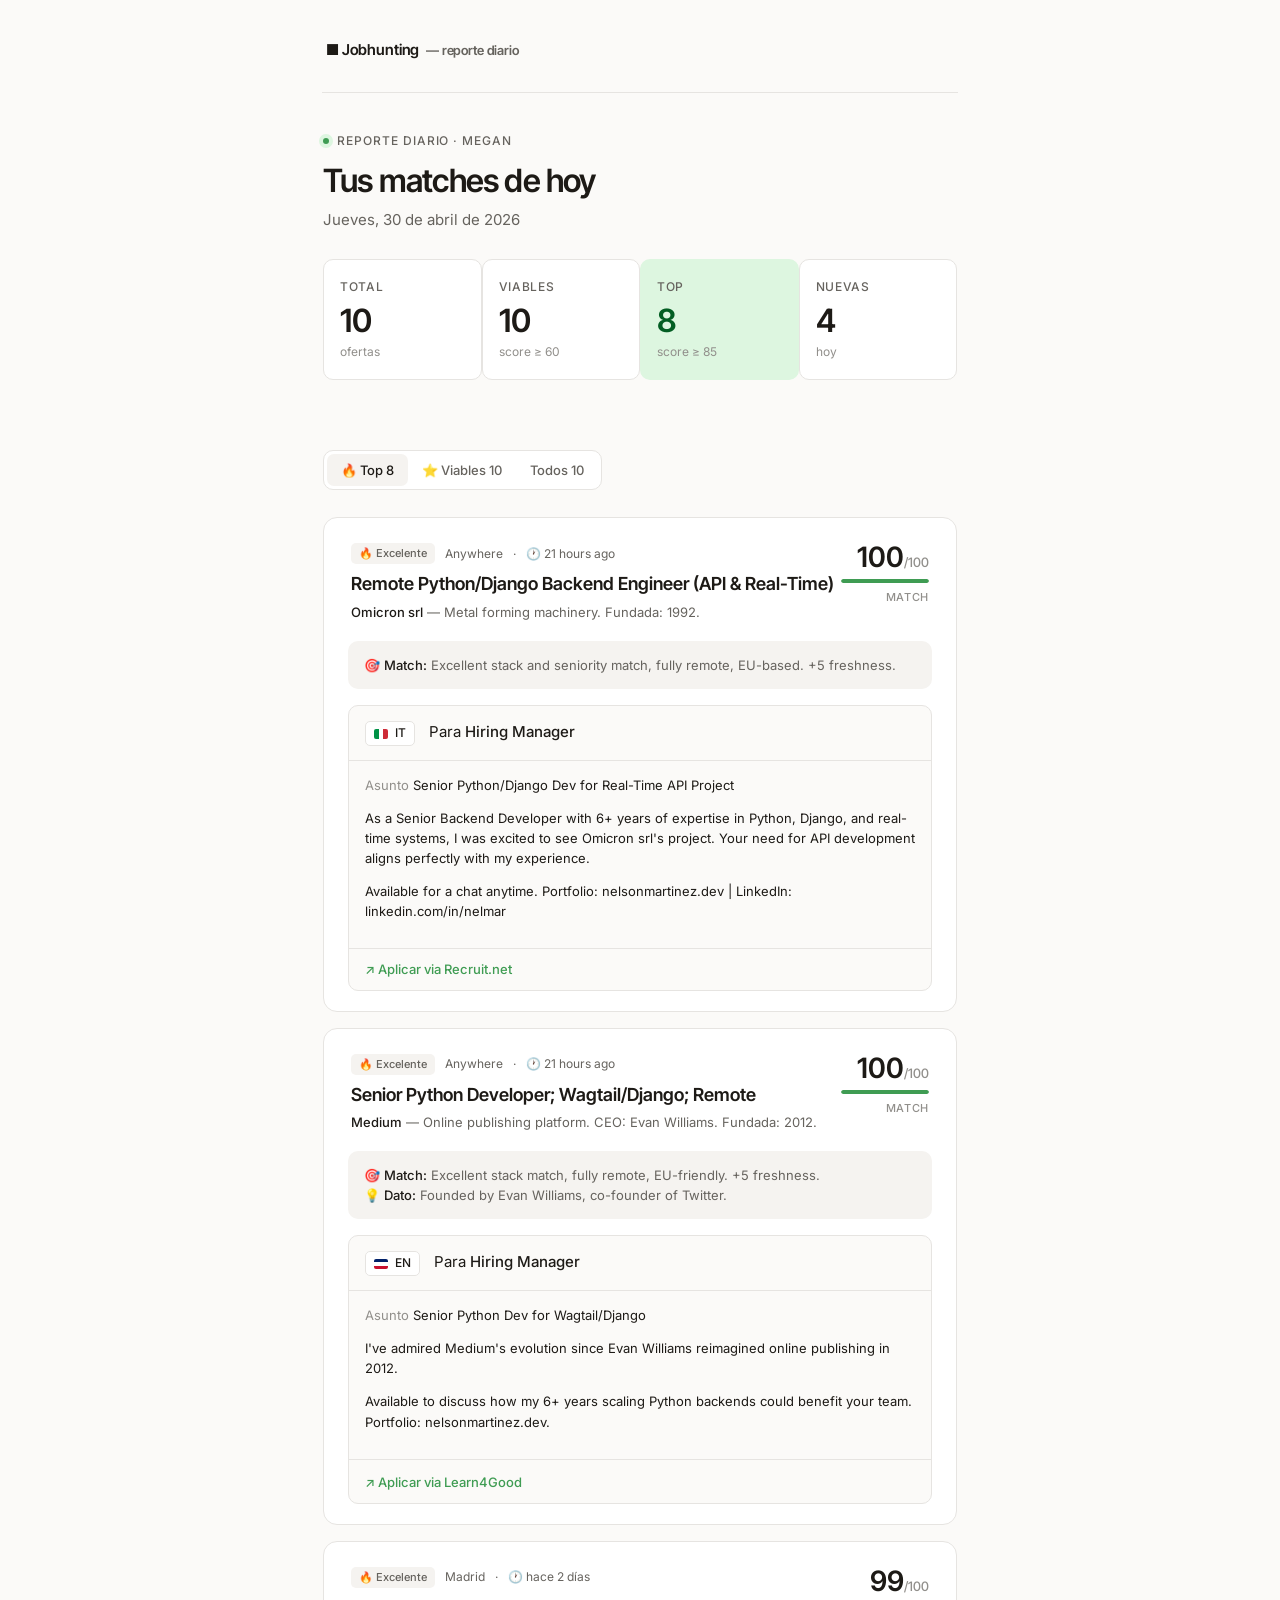
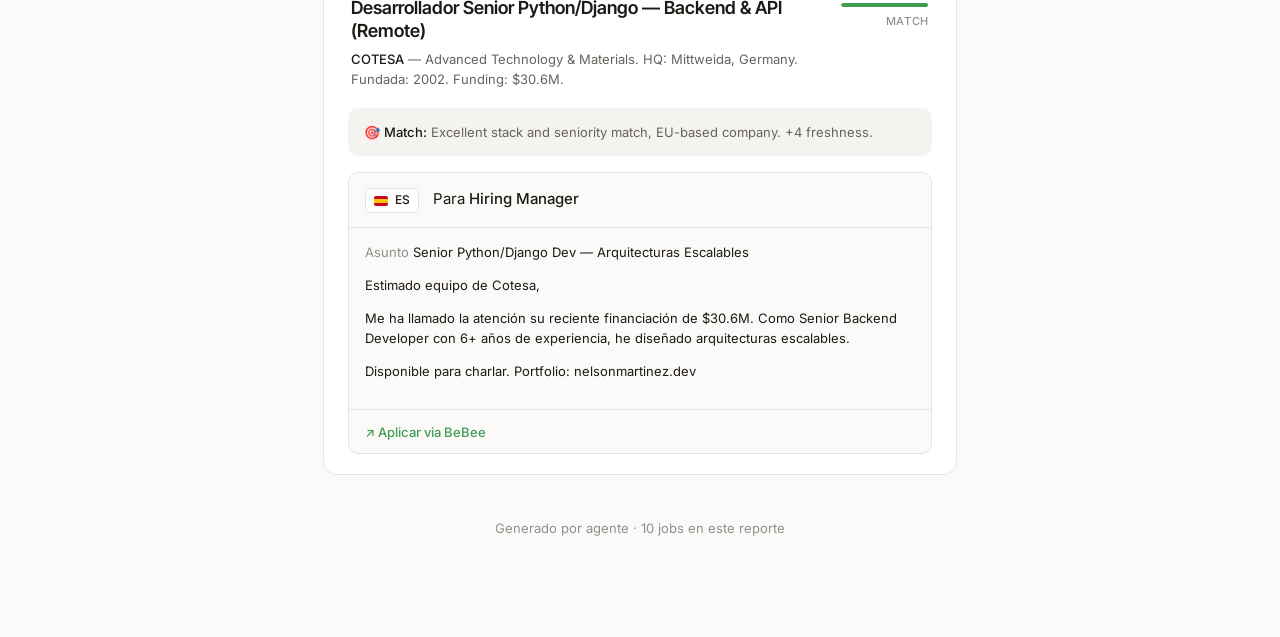
<file: templates/email-jobhunting.html>
<!doctype html>
<html lang="es">
<head>
<meta charset="utf-8" />
<meta name="viewport" content="width=device-width, initial-scale=1" />
<title>Informe Diario — Megan Jobhunting</title>
<link rel="preconnect" href="https://fonts.googleapis.com" />
<link rel="preconnect" href="https://fonts.gstatic.com" crossorigin />
<link href="https://fonts.googleapis.com/css2?family=Inter+Tight:wght@400;500;600;700&family=Inter:wght@400;500;600&display=swap" rel="stylesheet" />

<!--
  AGENTE: reemplaza SOLO el contenido del <script id="job-data">.
  Luego ejecuta: python3 templates/build_email.py
  para regenerar el HTML estático con los nuevos datos.
-->
<script type="application/json" id="job-data">
{
  "date": "Jueves, 30 de abril de 2026",
  "stats": { "total": 10, "viables": 10, "top": 8, "nuevas": 4 },
  "jobs": [
    {
      "score": 100, "title": "Remote Python/Django Backend Engineer (API & Real-Time)",
      "company": "Omicron srl", "location": "Anywhere", "posted": "21 hours ago",
      "companyInfo": "Metal forming machinery. Fundada: 1992.",
      "matchReason": "Excellent stack and seniority match, fully remote, EU-based. +5 freshness.",
      "applyUrl": "https://recruit.net", "applyVia": "Recruit.net",
      "email": { "lang": "IT", "subject": "Senior Python/Django Dev for Real-Time API Project",
        "to": "Hiring Manager",
        "body": "As a Senior Backend Developer with 6+ years of expertise in Python, Django, and real-time systems, I was excited to see Omicron srl's project. Your need for API development aligns perfectly with my experience.\n\nAvailable for a chat anytime. Portfolio: nelsonmartinez.dev | LinkedIn: linkedin.com/in/nelmar" }
    },
    {
      "score": 100, "title": "Senior Python Developer; Wagtail/Django; Remote",
      "company": "Medium", "location": "Anywhere", "posted": "21 hours ago",
      "companyInfo": "Online publishing platform. CEO: Evan Williams. Fundada: 2012.",
      "highlight": "Founded by Evan Williams, co-founder of Twitter.",
      "matchReason": "Excellent stack match, fully remote, EU-friendly. +5 freshness.",
      "applyUrl": "https://learn4good.com", "applyVia": "Learn4Good",
      "email": { "lang": "EN", "subject": "Senior Python Dev for Wagtail/Django",
        "to": "Hiring Manager",
        "body": "I've admired Medium's evolution since Evan Williams reimagined online publishing in 2012.\n\nAvailable to discuss how my 6+ years scaling Python backends could benefit your team. Portfolio: nelsonmartinez.dev." }
    },
    {
      "score": 99, "title": "Desarrollador Senior Python/Django — Backend & API (Remote)",
      "company": "COTESA", "location": "Madrid", "posted": "hace 2 días",
      "companyInfo": "Advanced Technology & Materials. HQ: Mittweida, Germany. Fundada: 2002. Funding: $30.6M.",
      "matchReason": "Excellent stack and seniority match, EU-based company. +4 freshness.",
      "applyUrl": "https://bebee.com", "applyVia": "BeBee",
      "email": { "lang": "ES", "subject": "Senior Python/Django Dev — Arquitecturas Escalables",
        "to": "Hiring Manager",
        "body": "Estimado equipo de Cotesa,\n\nMe ha llamado la atención su reciente financiación de $30.6M. Como Senior Backend Developer con 6+ años de experiencia, he diseñado arquitecturas escalables.\n\nDisponible para charlar. Portfolio: nelsonmartinez.dev" }
    },
    {
      "score": 99, "title": "Python Developer | AWS | 100% Remoto",
      "company": "UST España & Latam", "location": "Castilla y León", "posted": "hace 3 días",
      "companyInfo": "Digital Transformation, IT Services. Fundada: 1998. HQ: Laguna Hills, USA.",
      "highlight": "Recently partnered with CEOE for digital transformation in Spain.",
      "matchReason": "Excellent match with Python, AWS, PostgreSQL. +4 freshness.",
      "applyUrl": "https://trabajo.org", "applyVia": "Trabajo.org",
      "email": { "lang": "ES", "subject": "Senior Python Developer | AWS Expert | Remoto",
        "to": "Hiring Manager",
        "body": "Estimado equipo de UST,\n\nMe entusiasma la oportunidad de unirme a UST como Senior Python Developer, especialmente por su liderazgo en transformación digital.\n\nSaludos cordiales,\nNelson Martínez" }
    },
    {
      "score": 97, "title": "Remote Fullstack Python Engineer — Django & React",
      "company": "Palermo Advisors", "location": "Anywhere", "posted": "4 days ago",
      "companyInfo": "Professional Services / Recruitment. HQ: Miami, FL.",
      "highlight": "CBO Julian Herbstein has 25 years of finance experience including Lazard and Soros.",
      "matchReason": "Excellent stack and seniority match. +2 freshness.",
      "applyUrl": "https://jobleads.com", "applyVia": "JobLeads",
      "email": { "lang": "EN", "subject": "Senior Backend Dev for Python/Django Role",
        "to": "Hiring Manager",
        "body": "I admire Palermo Advisors' borderless approach to hiring. As a Senior Backend Developer with deep Python/Django expertise (6+ years), I've built platforms from scratch.\n\nLet's discuss how I can contribute. Portfolio: nelsonmartinez.dev | LinkedIn: linkedin.com/in/nelmar" }
    },
    {
      "score": 97, "title": "Senior Full-Stack Engineer (Django / Next.js)",
      "company": "Search Atlas", "location": "Anywhere", "posted": "7 days ago",
      "companyInfo": "SaaS, SEO, Digital Marketing. 75 empleados. CEO: Manick Bhan.",
      "highlight": "Scaled from $2M to $30M ARR under COO Sophia Deluz-Bhan.",
      "matchReason": "Excellent stack, seniority, remote, sector, and AI focus. +2 freshness.",
      "applyUrl": "https://teamtailor.com", "applyVia": "Teamtailor",
      "email": { "lang": "EN", "subject": "Senior Django Engineer for AI-Powered SEO",
        "to": "Sophia Deluz-Bhan",
        "body": "Hi Sophia, I was impressed by Search Atlas's rapid growth to $30M ARR. Your tech stack (Django, Celery, Next.js) aligns perfectly with my expertise.\n\nBest regards,\nNelson Martinez" }
    },
    {
      "score": 95, "title": "Desarrollador Backend en remoto",
      "company": "Workana", "location": "Pamplona", "posted": "hace 8 días",
      "companyInfo": "Remote Work Platform (largest in LATAM). Fundada: 2012. Funding: $9.5M.",
      "matchReason": "Excellent match on stack, seniority, remote. EU-based company.",
      "applyUrl": "https://jooble.org", "applyVia": "Jooble",
      "email": { "lang": "ES", "subject": "Senior Backend Dev — Arquitectura escalable",
        "to": "Hiring Manager",
        "body": "Como usuario y admirador de Workana, he visto cómo han revolucionado el trabajo remoto en LATAM.\n\nDisponible para charlar. Portfolio: nelsonmartinez.dev" }
    },
    {
      "score": 95, "title": "Remote Lead Architect & Senior Django Engineer",
      "company": "Moksh Tech", "location": "Anywhere", "posted": "9 days ago",
      "companyInfo": "IT Services. HQ: Rochester, USA. Funding: <$5M.",
      "highlight": "Projected to spend $1.3M on IT this year.",
      "matchReason": "Excellent match with stack, seniority, remote, architecture alignment.",
      "applyUrl": "https://univision.com", "applyVia": "Univision",
      "email": { "lang": "EN", "subject": "Lead Architect & Django Expert for Moksh Tech",
        "to": "Hiring Manager",
        "body": "I was intrigued to learn Moksh Tech is projected to spend $1.3M on IT this year. With 6+ years scaling Python/Django backends, I've built fintech platforms.\n\nAvailable anytime. Portfolio: nelsonmartinez.dev" }
    },
    {
      "score": 94, "title": "Senior Software Engineer — Python, Django, PostgreSQL, Vue.js",
      "company": "GHX", "location": "Anywhere", "posted": "8 days ago",
      "companyInfo": "Healthcare Technology. Fundada: 2000.",
      "highlight": "Founded by GE and Johnson & Johnson.",
      "matchReason": "Excellent stack match, senior role, remote, includes AI tools.",
      "applyUrl": "https://earnbetter.com", "applyVia": "EarnBetter",
      "email": { "lang": "EN", "subject": "Senior Python Dev — AI & Scaling Expertise",
        "to": "Hiring Manager",
        "body": "I was excited to see your full-stack Python/Django role. My 6+ years scaling fintech/e-commerce backends align perfectly.\n\nAvailable for a quick chat. Portfolio: nelsonmartinez.dev | LinkedIn: linkedin.com/in/nelmar" }
    },
    {
      "score": 94, "title": "Django Developer (No agencies!), Remote Job",
      "company": "Senturo", "location": "Anywhere", "posted": "1 day ago",
      "companyInfo": "SaaS, Device Tracking. HQ: London, UK. Fundada: 2010. Funding: TinySeed.",
      "highlight": "Evolved from HiddenApp (15 years of device tracking innovation).",
      "matchReason": "Excellent stack match, fully remote, includes AI bonus. +4 freshness.",
      "applyUrl": "https://dynamitejobs.com", "applyVia": "DynamiteJobs",
      "email": { "lang": "EN", "subject": "Django Expert + AI Enthusiast for Senturo",
        "to": "Hiring Manager",
        "body": "I was excited to see Senturo's role for a Django Engineer working with AI tools in production.\n\nPortfolio: nelsonmartinez.dev | LinkedIn: linkedin.com/in/nelmar" }
    }
  ]
}
</script>
</head>
<body style="margin:0;padding:0;background:#fbfaf8;color:#1d1a16;font-family:'Inter',system-ui,sans-serif;font-size:15px;line-height:1.55;-webkit-font-smoothing:antialiased;">

<!-- DATA-RENDER: auto-generated from job-data -->
<table width="100%" cellpadding="0" cellspacing="0" style="background:#fbfaf8;">
<tr><td align="center" style="padding:32px 28px 96px;">

<table width="100%" style="max-width:640px;">

<!-- Top bar -->
<tr><td style="padding-bottom:28px;border-bottom:1px solid #e6e4e1;margin-bottom:32px;">
<table width="100%"><tr>
<td style="font-family:'Inter Tight','Inter',sans-serif;font-weight:600;font-size:15px;letter-spacing:-0.01em;color:#1d1a16;">
  ■&nbsp;Jobhunting <span style="color:#66635e;font-size:13px;margin-left:4px;">— reporte diario</span>
</td>
</tr></table>
</td></tr>

<!-- Header -->
<tr><td style="padding-top:32px;padding-bottom:36px;">
<div style="display:inline-flex;align-items:center;gap:8px;color:#66635e;font-size:12px;font-weight:500;text-transform:uppercase;letter-spacing:0.08em;margin-bottom:12px;">
  <span style="display:inline-block;width:6px;height:6px;border-radius:50%;background:#3f9c53;box-shadow:0 0 0 4px #ddf6e0;"></span>
  Reporte diario · Megan
</div>
<h1 style="font-family:'Inter Tight','Inter',sans-serif;font-size:32px;font-weight:600;letter-spacing:-0.025em;line-height:1.1;margin:0 0 10px;">Tus matches de hoy</h1>
<p style="color:#66635e;font-size:15px;margin:0;">Jueves, 30 de abril de 2026</p>

<!-- Stats -->
<table width="100%" cellpadding="0" cellspacing="0" style="margin-top:28px;">
<tr>
<td width="25%" style="padding:18px 16px;background:#ffffff;border:1px solid #e6e4e1;border-radius:10px;">
  <div style="font-size:12px;font-weight:500;color:#66635e;text-transform:uppercase;letter-spacing:0.06em;margin-bottom:8px;">Total</div>
  <div style="font-family:'Inter Tight','Inter',sans-serif;font-size:32px;font-weight:600;color:#1d1a16;line-height:1;">10</div>
  <div style="font-size:12px;color:#918f8b;margin-top:6px;">ofertas</div>
</td>
<td width="4"></td>
<td width="25%" style="padding:18px 16px;background:#ffffff;border:1px solid #e6e4e1;border-radius:10px;">
  <div style="font-size:12px;font-weight:500;color:#66635e;text-transform:uppercase;letter-spacing:0.06em;margin-bottom:8px;">Viables</div>
  <div style="font-family:'Inter Tight','Inter',sans-serif;font-size:32px;font-weight:600;color:#1d1a16;line-height:1;">10</div>
  <div style="font-size:12px;color:#918f8b;margin-top:6px;">score ≥ 60</div>
</td>
<td width="4"></td>
<td width="25%" style="padding:18px 16px;background:#ddf6e0;border:1px solid transparent;border-radius:10px;">
  <div style="font-size:12px;font-weight:500;color:#66635e;text-transform:uppercase;letter-spacing:0.06em;margin-bottom:8px;">Top</div>
  <div style="font-family:'Inter Tight','Inter',sans-serif;font-size:32px;font-weight:600;color:#035e23;line-height:1;">8</div>
  <div style="font-size:12px;color:#918f8b;margin-top:6px;">score ≥ 85</div>
</td>
<td width="4"></td>
<td width="25%" style="padding:18px 16px;background:#ffffff;border:1px solid #e6e4e1;border-radius:10px;">
  <div style="font-size:12px;font-weight:500;color:#66635e;text-transform:uppercase;letter-spacing:0.06em;margin-bottom:8px;">Nuevas</div>
  <div style="font-family:'Inter Tight','Inter',sans-serif;font-size:32px;font-weight:600;color:#1d1a16;line-height:1;">4</div>
  <div style="font-size:12px;color:#918f8b;margin-top:6px;">hoy</div>
</td>
</tr>
</table>
</td></tr>

<!-- Divider -->
<tr><td style="padding-top:32px;padding-bottom:24px;">
<div style="display:inline-flex;background:#ffffff;border:1px solid #e6e4e1;border-radius:10px;padding:3px;">
  <span style="padding:6px 14px;border-radius:7px;background:#f5f3f0;color:#1d1a16;font-size:13px;font-weight:500;display:inline-block;">🔥 Top 8</span>
  <span style="padding:6px 14px;border-radius:7px;color:#66635e;font-size:13px;font-weight:500;display:inline-block;">⭐ Viables 10</span>
  <span style="padding:6px 14px;border-radius:7px;color:#66635e;font-size:13px;font-weight:500;display:inline-block;">Todos 10</span>
</div>
</td></tr>

<!-- Job cards -->
<tr><td>

<!-- JOB 1: Omicron srl -->
<table width="100%" cellpadding="0" cellspacing="0" style="background:#ffffff;border:1px solid #e6e4e1;border-radius:14px;margin-bottom:16px;">
<tr><td style="padding:22px 24px 20px;">

<!-- Head -->
<table width="100%"><tr>
<td style="vertical-align:top;">
  <div style="display:flex;align-items:center;gap:10px;margin-bottom:8px;font-size:12px;color:#66635e;">
    <span style="display:inline-flex;align-items:center;gap:5px;padding:2px 8px;background:#f5f3f0;border-radius:5px;font-weight:500;font-size:11px;color:#66635e;">🔥 Excelente</span>
    <span>Anywhere</span>
    <span>·</span>
    <span>🕐 21 hours ago</span>
  </div>
  <h2 style="font-family:'Inter Tight','Inter',sans-serif;font-size:18px;font-weight:600;margin:0 0 6px;line-height:1.3;color:#1d1a16;">Remote Python/Django Backend Engineer (API &amp; Real-Time)</h2>
  <p style="font-size:13px;color:#66635e;margin:0;"><strong style="color:#1d1a16;font-weight:500;">Omicron srl</strong> — Metal forming machinery. Fundada: 1992.</p>
</td>
<td width="88" style="text-align:right;vertical-align:top;">
  <div style="font-family:'Inter Tight','Inter',sans-serif;font-size:28px;font-weight:600;line-height:1;color:#1d1a16;">100<span style="font-size:13px;color:#918f8b;font-weight:500;">/100</span></div>
  <div style="margin-top:8px;height:4px;background:#f5f3f0;border-radius:99px;overflow:hidden;"><div style="height:100%;width:100%;background:#3f9c53;border-radius:99px;"></div></div>
  <div style="font-size:11px;color:#918f8b;text-transform:uppercase;letter-spacing:0.06em;margin-top:6px;font-weight:500;">Match</div>
</td>
</tr></table>

<!-- Insight -->
<div style="padding:14px 16px;background:#f5f3f0;border-radius:10px;margin-top:16px;font-size:13px;line-height:1.55;color:#66635e;">
  🎯 <strong style="color:#1d1a16;font-weight:500;">Match:</strong> Excellent stack and seniority match, fully remote, EU-based. +5 freshness.
</div>

<!-- Email section -->
<div style="border:1px solid #e6e4e1;border-radius:10px;background:#fbfaf8;margin-top:16px;overflow:hidden;">
  <div style="padding:14px 16px;border-bottom:1px solid #e6e4e1;display:flex;align-items:center;justify-content:space-between;">
    <div>
      <span style="display:inline-block;padding:2px 8px;background:#fff;border:1px solid #e6e4e1;border-radius:5px;font-size:12px;font-weight:500;margin-right:10px;">
        <span style="display:inline-block;width:14px;height:10px;border-radius:2px;background:linear-gradient(to right,#009246 0 33%,#fff 33% 66%,#ce2b37 66%);vertical-align:middle;margin-right:4px;"></span> IT
      </span>
      Para <strong style="font-weight:500;">Hiring Manager</strong>
    </div>
  </div>
  <div style="padding:14px 16px;">
    <div style="margin-bottom:10px;font-size:13px;"><span style="color:#918f8b;">Asunto</span> Senior Python/Django Dev for Real-Time API Project</div>
    <p style="font-size:13px;color:#1d1a16;line-height:1.55;">As a Senior Backend Developer with 6+ years of expertise in Python, Django, and real-time systems, I was excited to see Omicron srl's project. Your need for API development aligns perfectly with my experience.</p>
    <p style="font-size:13px;color:#1d1a16;line-height:1.55;">Available for a chat anytime. Portfolio: nelsonmartinez.dev | LinkedIn: linkedin.com/in/nelmar</p>
  </div>
  <div style="padding:10px 16px;border-top:1px solid #e6e4e1;display:flex;align-items:center;gap:12px;">
    <a href="https://recruit.net" style="display:inline-flex;align-items:center;gap:6px;color:#3f9c53;text-decoration:none;font-size:13px;font-weight:500;">↗ Aplicar via Recruit.net</a>
  </div>
</div>

</td></tr></table>

<!-- JOB 2: Medium -->
<table width="100%" cellpadding="0" cellspacing="0" style="background:#ffffff;border:1px solid #e6e4e1;border-radius:14px;margin-bottom:16px;">
<tr><td style="padding:22px 24px 20px;">
<table width="100%"><tr>
<td style="vertical-align:top;">
  <div style="display:flex;align-items:center;gap:10px;margin-bottom:8px;font-size:12px;color:#66635e;">
    <span style="display:inline-flex;align-items:center;gap:5px;padding:2px 8px;background:#f5f3f0;border-radius:5px;font-weight:500;font-size:11px;color:#66635e;">🔥 Excelente</span>
    <span>Anywhere</span><span>·</span><span>🕐 21 hours ago</span>
  </div>
  <h2 style="font-family:'Inter Tight','Inter',sans-serif;font-size:18px;font-weight:600;margin:0 0 6px;line-height:1.3;color:#1d1a16;">Senior Python Developer; Wagtail/Django; Remote</h2>
  <p style="font-size:13px;color:#66635e;margin:0;"><strong style="color:#1d1a16;font-weight:500;">Medium</strong> — Online publishing platform. CEO: Evan Williams. Fundada: 2012.</p>
</td>
<td width="88" style="text-align:right;vertical-align:top;">
  <div style="font-family:'Inter Tight','Inter',sans-serif;font-size:28px;font-weight:600;line-height:1;color:#1d1a16;">100<span style="font-size:13px;color:#918f8b;font-weight:500;">/100</span></div>
  <div style="margin-top:8px;height:4px;background:#f5f3f0;border-radius:99px;overflow:hidden;"><div style="height:100%;width:100%;background:#3f9c53;border-radius:99px;"></div></div>
  <div style="font-size:11px;color:#918f8b;text-transform:uppercase;letter-spacing:0.06em;margin-top:6px;font-weight:500;">Match</div>
</td>
</tr></table>

<div style="padding:14px 16px;background:#f5f3f0;border-radius:10px;margin-top:16px;font-size:13px;line-height:1.55;color:#66635e;">
  🎯 <strong style="color:#1d1a16;font-weight:500;">Match:</strong> Excellent stack match, fully remote, EU-friendly. +5 freshness.<br>
  💡 <strong style="color:#1d1a16;font-weight:500;">Dato:</strong> Founded by Evan Williams, co-founder of Twitter.
</div>

<div style="border:1px solid #e6e4e1;border-radius:10px;background:#fbfaf8;margin-top:16px;overflow:hidden;">
  <div style="padding:14px 16px;border-bottom:1px solid #e6e4e1;">
    <span style="display:inline-block;padding:2px 8px;background:#fff;border:1px solid #e6e4e1;border-radius:5px;font-size:12px;font-weight:500;margin-right:10px;"><span style="display:inline-block;width:14px;height:10px;border-radius:2px;background:linear-gradient(to bottom,#012169 0 33%,#fff 33% 66%,#c8102e 66%);vertical-align:middle;margin-right:4px;"></span> EN</span>
    Para <strong style="font-weight:500;">Hiring Manager</strong>
  </div>
  <div style="padding:14px 16px;">
    <div style="margin-bottom:10px;font-size:13px;"><span style="color:#918f8b;">Asunto</span> Senior Python Dev for Wagtail/Django</div>
    <p style="font-size:13px;color:#1d1a16;line-height:1.55;">I've admired Medium's evolution since Evan Williams reimagined online publishing in 2012.</p>
    <p style="font-size:13px;color:#1d1a16;line-height:1.55;">Available to discuss how my 6+ years scaling Python backends could benefit your team. Portfolio: nelsonmartinez.dev.</p>
  </div>
  <div style="padding:10px 16px;border-top:1px solid #e6e4e1;">
    <a href="https://learn4good.com" style="display:inline-flex;align-items:center;gap:6px;color:#3f9c53;text-decoration:none;font-size:13px;font-weight:500;">↗ Aplicar via Learn4Good</a>
  </div>
</div>

</td></tr></table>

<!-- JOB 3: COTESA -->
<table width="100%" cellpadding="0" cellspacing="0" style="background:#ffffff;border:1px solid #e6e4e1;border-radius:14px;margin-bottom:16px;">
<tr><td style="padding:22px 24px 20px;">
<table width="100%"><tr>
<td style="vertical-align:top;">
  <div style="display:flex;align-items:center;gap:10px;margin-bottom:8px;font-size:12px;color:#66635e;">
    <span style="display:inline-flex;align-items:center;gap:5px;padding:2px 8px;background:#f5f3f0;border-radius:5px;font-weight:500;font-size:11px;color:#66635e;">🔥 Excelente</span>
    <span>Madrid</span><span>·</span><span>🕐 hace 2 días</span>
  </div>
  <h2 style="font-family:'Inter Tight','Inter',sans-serif;font-size:18px;font-weight:600;margin:0 0 6px;line-height:1.3;color:#1d1a16;">Desarrollador Senior Python/Django — Backend &amp; API (Remote)</h2>
  <p style="font-size:13px;color:#66635e;margin:0;"><strong style="color:#1d1a16;font-weight:500;">COTESA</strong> — Advanced Technology &amp; Materials. HQ: Mittweida, Germany. Fundada: 2002. Funding: $30.6M.</p>
</td>
<td width="88" style="text-align:right;vertical-align:top;">
  <div style="font-family:'Inter Tight','Inter',sans-serif;font-size:28px;font-weight:600;line-height:1;color:#1d1a16;">99<span style="font-size:13px;color:#918f8b;font-weight:500;">/100</span></div>
  <div style="margin-top:8px;height:4px;background:#f5f3f0;border-radius:99px;overflow:hidden;"><div style="height:100%;width:99%;background:#3f9c53;border-radius:99px;"></div></div>
  <div style="font-size:11px;color:#918f8b;text-transform:uppercase;letter-spacing:0.06em;margin-top:6px;font-weight:500;">Match</div>
</td>
</tr></table>

<div style="padding:14px 16px;background:#f5f3f0;border-radius:10px;margin-top:16px;font-size:13px;line-height:1.55;color:#66635e;">
  🎯 <strong style="color:#1d1a16;font-weight:500;">Match:</strong> Excellent stack and seniority match, EU-based company. +4 freshness.
</div>

<div style="border:1px solid #e6e4e1;border-radius:10px;background:#fbfaf8;margin-top:16px;overflow:hidden;">
  <div style="padding:14px 16px;border-bottom:1px solid #e6e4e1;">
    <span style="display:inline-block;padding:2px 8px;background:#fff;border:1px solid #e6e4e1;border-radius:5px;font-size:12px;font-weight:500;margin-right:10px;"><span style="display:inline-block;width:14px;height:10px;border-radius:2px;background:linear-gradient(to bottom,#c60b1e 0 33%,#ffc400 33% 66%,#c60b1e 66%);vertical-align:middle;margin-right:4px;"></span> ES</span>
    Para <strong style="font-weight:500;">Hiring Manager</strong>
  </div>
  <div style="padding:14px 16px;">
    <div style="margin-bottom:10px;font-size:13px;"><span style="color:#918f8b;">Asunto</span> Senior Python/Django Dev — Arquitecturas Escalables</div>
    <p style="font-size:13px;color:#1d1a16;line-height:1.55;">Estimado equipo de Cotesa,</p>
    <p style="font-size:13px;color:#1d1a16;line-height:1.55;">Me ha llamado la atención su reciente financiación de $30.6M. Como Senior Backend Developer con 6+ años de experiencia, he diseñado arquitecturas escalables.</p>
    <p style="font-size:13px;color:#1d1a16;line-height:1.55;">Disponible para charlar. Portfolio: nelsonmartinez.dev</p>
  </div>
  <div style="padding:10px 16px;border-top:1px solid #e6e4e1;">
    <a href="https://bebee.com" style="display:inline-flex;align-items:center;gap:6px;color:#3f9c53;text-decoration:none;font-size:13px;font-weight:500;">↗ Aplicar via BeBee</a>
  </div>
</div>

</td></tr></table>

</td></tr>

<!-- Footer -->
<tr><td style="padding-top:24px;text-align:center;font-size:13px;color:#918f8b;">
  Generado por agente · 10 jobs en este reporte
</td></tr>

</table>

</td></tr>
</table>

</body>
</html>
</file>
